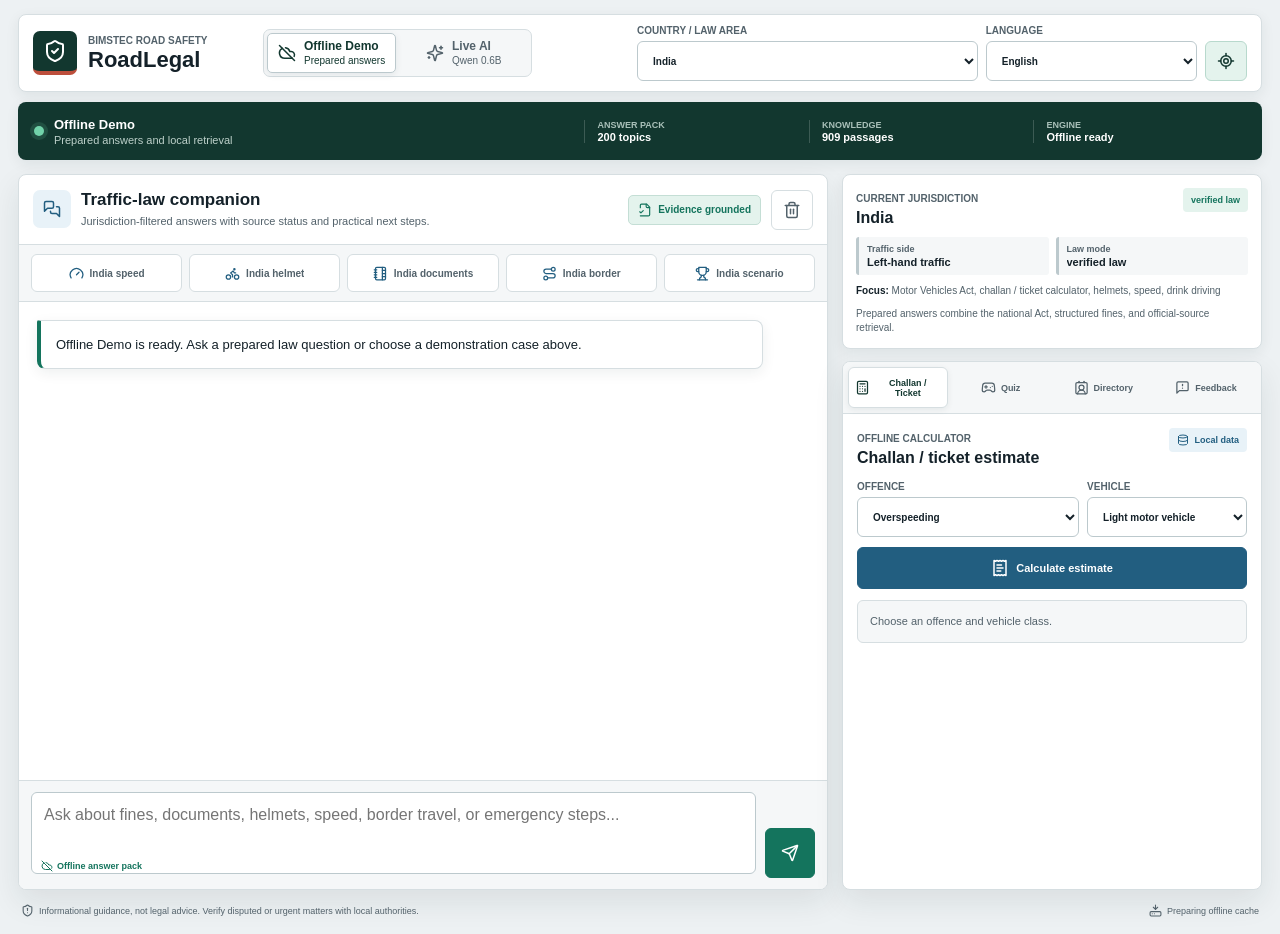
<file: index.html>
<!doctype html>
<html lang="en">
  <head>
    <meta charset="utf-8" />
    <meta name="viewport" content="width=device-width, initial-scale=1" />
    <meta name="theme-color" content="#12372f" />
    <meta name="description" content="Offline-first BIMSTEC traffic-law guidance, challan/ticket estimates, and road-safety learning." />
    <title>RoadLegal | BIMSTEC Road Safety</title>
    <link rel="stylesheet" href="styles.css" />
  </head>
  <body>
    <div class="app-shell">
      <header class="app-header" aria-label="RoadLegal controls">
        <a class="brand" href="./" aria-label="RoadLegal home">
          <span class="brand-mark" aria-hidden="true"><i data-lucide="shield-check"></i></span>
          <span class="brand-copy">
            <span class="eyebrow">BIMSTEC ROAD SAFETY</span>
            <strong>RoadLegal</strong>
          </span>
        </a>

        <div class="runtime-switch" role="group" aria-label="Answer mode">
          <button type="button" data-runtime="offline" aria-pressed="true">
            <i data-lucide="cloud-off" aria-hidden="true"></i>
            <span><strong>Offline Demo</strong><small>Prepared answers</small></span>
          </button>
          <button type="button" data-runtime="live" aria-pressed="false">
            <i data-lucide="sparkles" aria-hidden="true"></i>
            <span><strong>Live AI</strong><small>Qwen 0.6B</small></span>
          </button>
        </div>

        <div class="header-controls">
          <label class="select-control">
            <span>Country / law area</span>
            <select id="jurisdictionSelect"></select>
          </label>
          <label class="select-control language-control">
            <span>Language</span>
            <select id="languageSelect">
              <option>English</option>
              <option>Hindi</option>
              <option>Bangla</option>
              <option>Nepali</option>
              <option>Sinhala</option>
              <option>Thai</option>
              <option>Burmese</option>
              <option>Dzongkha</option>
            </select>
          </label>
          <button class="icon-button" id="geoButton" type="button" title="Use device location" aria-label="Use device location">
            <i data-lucide="locate-fixed" aria-hidden="true"></i>
          </button>
        </div>
      </header>

      <section class="system-bar" aria-label="System status">
        <div class="runtime-status">
          <span id="connectionDot" class="connection-dot offline" aria-hidden="true"></span>
          <span>
            <strong id="modeText">Offline Demo</strong>
            <small id="modeDescription">Prepared answers and local retrieval</small>
          </span>
        </div>
        <div class="system-metrics">
          <span><small>Answer pack</small><strong id="answerCountText">Loading</strong></span>
          <span><small>Knowledge</small><strong id="indexText">0 passages</strong></span>
          <span><small>Engine</small><strong id="modelText">Local only</strong></span>
        </div>
      </section>

      <main class="workspace">
        <section class="chat-panel" aria-label="RoadLegal chat">
          <div class="panel-header chat-header">
            <div class="panel-title">
              <span class="title-icon" aria-hidden="true"><i data-lucide="messages-square"></i></span>
              <span>
                <h1>Traffic-law companion</h1>
                <p>Jurisdiction-filtered answers with source status and practical next steps.</p>
              </span>
            </div>
            <div class="header-actions">
              <span class="trust-label"><i data-lucide="file-check-2" aria-hidden="true"></i> Evidence grounded</span>
              <button class="icon-button quiet" id="clearChatButton" type="button" title="Clear conversation" aria-label="Clear conversation">
                <i data-lucide="trash-2" aria-hidden="true"></i>
              </button>
            </div>
          </div>

          <div class="quick-grid" aria-label="Prepared demonstration questions">
            <button type="button" data-prompt="What should I know about overspeeding in India?" data-demo-topic="speed">
              <i data-lucide="gauge" aria-hidden="true"></i><span>India speed</span>
            </button>
            <button type="button" data-prompt="What are the helmet rules in India?" data-demo-topic="helmet">
              <i data-lucide="bike" aria-hidden="true"></i><span>India helmet</span>
            </button>
            <button type="button" data-prompt="What driving documents should I carry in India?" data-demo-topic="documents">
              <i data-lucide="notebook-tabs" aria-hidden="true"></i><span>India documents</span>
            </button>
            <button type="button" data-prompt="Give me a cross-border checklist for India." data-demo-topic="border">
              <i data-lucide="route" aria-hidden="true"></i><span>Border checklist</span>
            </button>
            <button type="button" data-prompt="Give me an India road safety scenario." data-demo-topic="scenario">
              <i data-lucide="trophy" aria-hidden="true"></i><span>India scenario</span>
            </button>
          </div>

          <div id="messages" class="messages" aria-live="polite"></div>

          <form id="chatForm" class="composer">
            <div class="composer-field">
              <textarea id="messageInput" rows="2" maxlength="1800" aria-label="Road-law question" placeholder="Ask about fines, documents, helmets, speed, border travel, or emergency steps..."></textarea>
              <span id="composerModeLabel"><i data-lucide="cloud-off" aria-hidden="true"></i> Offline answer pack</span>
            </div>
            <button class="send-button" type="submit" aria-label="Send question" title="Send question">
              <i data-lucide="send" aria-hidden="true"></i>
            </button>
          </form>
        </section>

        <aside class="side-panel" aria-label="RoadLegal tools">
          <section class="country-panel" aria-label="Selected jurisdiction">
            <div class="country-heading">
              <div>
                <span class="eyebrow">CURRENT JURISDICTION</span>
                <h2 id="countryTitle">Country Mode</h2>
              </div>
              <span id="coveragePill" class="status-pill">starter</span>
            </div>
            <div id="countryBox" class="country-box"></div>
          </section>

          <section class="tool-shell">
            <div class="tool-tabs" role="tablist" aria-label="RoadLegal tools">
              <button type="button" role="tab" data-tool-tab="calculator" aria-selected="true" aria-controls="calculatorPanel">
                <i data-lucide="calculator" aria-hidden="true"></i><span>Challan / Ticket</span>
              </button>
              <button type="button" role="tab" data-tool-tab="quiz" aria-selected="false" aria-controls="quizPanel">
                <i data-lucide="gamepad-2" aria-hidden="true"></i><span>Quiz</span>
              </button>
              <button type="button" role="tab" data-tool-tab="directory" aria-selected="false" aria-controls="directoryPanel">
                <i data-lucide="contact-round" aria-hidden="true"></i><span>Directory</span>
              </button>
              <button type="button" role="tab" data-tool-tab="feedback" aria-selected="false" aria-controls="feedbackPanel">
                <i data-lucide="message-square-warning" aria-hidden="true"></i><span>Feedback</span>
              </button>
            </div>

            <div id="calculatorPanel" class="tool-panel active" data-tool-panel="calculator" role="tabpanel">
              <div class="tool-panel-heading">
                <div><span class="eyebrow">OFFLINE CALCULATOR</span><h2>Challan / ticket estimate</h2></div>
                <span class="status-pill neutral"><i data-lucide="database" aria-hidden="true"></i> Local data</span>
              </div>
              <div class="form-grid">
                <label><span>Offence</span><select id="offenceSelect"></select></label>
                <label><span>Vehicle</span>
                  <select id="vehicleSelect">
                    <option value="light_motor_vehicle">Light motor vehicle</option>
                    <option value="two_wheeler">Two wheeler</option>
                    <option value="heavy_vehicle">Heavy vehicle</option>
                    <option value="any">Any / general</option>
                  </select>
                </label>
              </div>
              <button id="calculateButton" class="primary-button" type="button"><i data-lucide="receipt-text" aria-hidden="true"></i> Calculate estimate</button>
              <div id="fineResult" class="result-box" aria-live="polite">Choose an offence and vehicle class.</div>
            </div>

            <div id="quizPanel" class="tool-panel" data-tool-panel="quiz" role="tabpanel" hidden>
              <div class="tool-panel-heading">
                <div><span class="eyebrow">SAFETY CHALLENGE</span><h2>Country quiz</h2></div>
                <div class="quiz-heading-actions">
                  <span id="scorePill" class="status-pill score">0 pts</span>
                  <button id="restartQuizButton" class="icon-button quiet quiz-restart" type="button" title="Restart this country quiz and reset score and level" aria-label="Restart quiz and reset progress">
                    <i data-lucide="rotate-ccw" aria-hidden="true"></i>
                  </button>
                </div>
              </div>
              <div class="learning-progress" aria-label="Quiz learning progress">
                <div class="learning-progress-copy">
                  <span id="levelBadge" class="learning-badge"><i data-lucide="badge" aria-hidden="true"></i> Starter</span>
                  <span id="levelProgressText">0 / 50 to Learning Level 1</span>
                </div>
                <div class="learning-progress-track" aria-hidden="true"><span id="levelProgressFill"></span></div>
              </div>
              <div id="quizBox" class="quiz-box">Loading quiz...</div>
            </div>

            <div id="directoryPanel" class="tool-panel" data-tool-panel="directory" role="tabpanel" hidden>
              <div class="tool-panel-heading">
                <div><span class="eyebrow">OFFICIAL CONTACTS</span><h2>Help directory</h2></div>
                <span class="status-pill neutral"><i data-lucide="map-pin" aria-hidden="true"></i> Local</span>
              </div>
              <div id="directoryBox" class="directory-box"></div>
            </div>

            <div id="feedbackPanel" class="tool-panel" data-tool-panel="feedback" role="tabpanel" hidden>
              <div class="tool-panel-heading">
                <div><span class="eyebrow">LEGAL REVIEW</span><h2>Report an issue</h2></div>
                <span class="status-pill neutral"><i data-lucide="hard-drive" aria-hidden="true"></i> Saved locally</span>
              </div>
              <form id="feedbackForm" class="feedback-form">
                <label><span>What looks unclear or outdated?</span><textarea id="feedbackInput" rows="5" maxlength="1200" placeholder="Describe the law, amount, source, or location that needs review..."></textarea></label>
                <button class="secondary-button" type="submit"><i data-lucide="save" aria-hidden="true"></i> Save feedback</button>
              </form>
            </div>
          </section>
        </aside>
      </main>

      <footer class="app-footer">
        <span><i data-lucide="shield-alert" aria-hidden="true"></i> Informational guidance, not legal advice. Verify disputed or urgent matters with local authorities.</span>
        <span id="offlineCacheText"><i data-lucide="hard-drive-download" aria-hidden="true"></i> Preparing offline cache</span>
      </footer>
    </div>

    <script src="vendor/lucide.min.js"></script>
    <script src="config.js"></script>
    <script src="app.js"></script>
  </body>
</html>
</file>
<file: styles.css>
:root {
  color-scheme: light;
  --canvas: #edf1f3;
  --surface: #ffffff;
  --surface-muted: #f5f7f8;
  --surface-strong: #e8edee;
  --ink: #142129;
  --ink-soft: #53626b;
  --line: #d6dee1;
  --line-strong: #bcc9cd;
  --forest: #12372f;
  --green: #14745d;
  --green-soft: #e4f3ed;
  --blue: #225e80;
  --blue-soft: #e8f2f8;
  --coral: #bd4f3c;
  --coral-soft: #faece8;
  --amber: #9a650b;
  --amber-soft: #fff3d9;
  --shadow: 0 12px 30px rgba(18, 40, 48, 0.09);
  --shadow-soft: 0 4px 14px rgba(18, 40, 48, 0.07);
}

* {
  box-sizing: border-box;
  letter-spacing: 0;
}

html {
  min-width: 320px;
  background: var(--canvas);
}

body {
  margin: 0;
  min-height: 100vh;
  background: var(--canvas);
  color: var(--ink);
  font-family: Inter, "Segoe UI", Roboto, Arial, sans-serif;
  -webkit-font-smoothing: antialiased;
}

button,
select,
textarea {
  font: inherit;
}

button,
select {
  min-height: 40px;
}

button {
  cursor: pointer;
}

button:focus-visible,
select:focus-visible,
textarea:focus-visible,
a:focus-visible {
  outline: 3px solid rgba(34, 94, 128, 0.24);
  outline-offset: 2px;
}

button:disabled {
  cursor: wait;
  opacity: 0.62;
}

svg {
  width: 18px;
  height: 18px;
  flex: 0 0 auto;
  stroke-width: 2;
}

h1,
h2,
p {
  margin: 0;
}

.app-shell {
  width: min(1540px, 100%);
  min-height: 100vh;
  margin: 0 auto;
  padding: 14px 18px 10px;
}

.app-header {
  min-height: 72px;
  display: grid;
  grid-template-columns: minmax(210px, auto) auto minmax(480px, 1fr);
  align-items: center;
  gap: 20px;
  padding: 10px 14px;
  background: var(--surface);
  border: 1px solid var(--line);
  border-radius: 8px;
  box-shadow: var(--shadow-soft);
}

.brand {
  min-width: 0;
  display: flex;
  align-items: center;
  gap: 11px;
  color: var(--ink);
  text-decoration: none;
}

.brand-mark {
  width: 44px;
  height: 44px;
  display: grid;
  place-items: center;
  border-radius: 7px;
  color: #ffffff;
  background: var(--forest);
  border-bottom: 4px solid var(--coral);
}

.brand-mark svg {
  width: 24px;
  height: 24px;
}

.brand-copy {
  min-width: 0;
  display: grid;
  gap: 2px;
}

.brand-copy strong {
  font-size: 22px;
  line-height: 1;
}

.eyebrow {
  color: var(--ink-soft);
  font-size: 10px;
  line-height: 1.2;
  font-weight: 800;
}

.runtime-switch {
  height: 48px;
  display: grid;
  grid-template-columns: repeat(2, minmax(118px, 1fr));
  padding: 3px;
  gap: 3px;
  border: 1px solid var(--line);
  border-radius: 7px;
  background: var(--surface-muted);
}

.runtime-switch button {
  min-width: 0;
  min-height: 40px;
  display: flex;
  align-items: center;
  justify-content: center;
  gap: 8px;
  padding: 4px 10px;
  border: 1px solid transparent;
  border-radius: 5px;
  color: var(--ink-soft);
  background: transparent;
}

.runtime-switch button > span {
  min-width: 0;
  display: grid;
  text-align: left;
}

.runtime-switch button strong {
  color: inherit;
  font-size: 12px;
  line-height: 1.2;
  white-space: nowrap;
}

.runtime-switch button small {
  margin-top: 1px;
  font-size: 10px;
  line-height: 1.2;
  white-space: nowrap;
}

.runtime-switch button[aria-pressed="true"] {
  color: var(--forest);
  background: var(--surface);
  border-color: var(--line-strong);
  box-shadow: 0 2px 7px rgba(18, 40, 48, 0.08);
}

.runtime-switch button[data-runtime="live"][aria-pressed="true"] {
  color: var(--blue);
}

.header-controls {
  min-width: 0;
  display: grid;
  grid-template-columns: minmax(190px, 1fr) minmax(120px, 0.62fr) 42px;
  align-items: end;
  justify-self: end;
  gap: 8px;
  width: min(100%, 610px);
}

label,
.select-control {
  min-width: 0;
  display: grid;
  gap: 5px;
  color: var(--ink-soft);
  font-size: 10px;
  font-weight: 800;
  text-transform: uppercase;
}

select,
textarea {
  width: 100%;
  color: var(--ink);
  background: var(--surface);
  border: 1px solid var(--line-strong);
  border-radius: 6px;
}

select {
  padding: 0 34px 0 11px;
}

textarea {
  min-height: 56px;
  padding: 11px 12px;
  line-height: 1.45;
  resize: vertical;
}

.icon-button,
.send-button,
.primary-button,
.secondary-button,
.quick-grid button,
.tool-tabs button,
.quiz-options button {
  border-radius: 6px;
  transition: background 130ms ease, border-color 130ms ease, color 130ms ease, transform 130ms ease;
}

.icon-button {
  width: 42px;
  display: inline-grid;
  place-items: center;
  padding: 0;
  color: var(--forest);
  background: var(--green-soft);
  border: 1px solid #b8d9cd;
}

.icon-button.quiet {
  color: var(--ink-soft);
  background: var(--surface);
  border-color: var(--line);
}

.system-bar {
  min-height: 58px;
  display: grid;
  grid-template-columns: minmax(250px, 0.8fr) minmax(420px, 1fr);
  align-items: center;
  gap: 18px;
  margin-top: 10px;
  padding: 8px 12px 8px 16px;
  background: var(--forest);
  color: #ffffff;
  border-radius: 8px;
  box-shadow: var(--shadow-soft);
}

.runtime-status {
  min-width: 0;
  display: flex;
  align-items: center;
  gap: 10px;
}

.runtime-status > span:last-child {
  min-width: 0;
  display: grid;
  gap: 2px;
}

.runtime-status strong {
  font-size: 13px;
}

.runtime-status small {
  overflow: hidden;
  color: #bdd0ca;
  font-size: 11px;
  text-overflow: ellipsis;
  white-space: nowrap;
}

.connection-dot {
  width: 10px;
  height: 10px;
  flex: 0 0 auto;
  border-radius: 50%;
  background: #71d3aa;
  box-shadow: 0 0 0 4px rgba(113, 211, 170, 0.15);
}

.connection-dot.live {
  background: #74c8f0;
  box-shadow: 0 0 0 4px rgba(116, 200, 240, 0.16);
}

.connection-dot.fallback {
  background: #f1bd61;
  box-shadow: 0 0 0 4px rgba(241, 189, 97, 0.16);
}

.system-metrics {
  min-width: 0;
  display: grid;
  grid-template-columns: repeat(3, minmax(0, 1fr));
  gap: 8px;
}

.system-metrics > span {
  min-width: 0;
  display: grid;
  gap: 1px;
  padding-left: 12px;
  border-left: 1px solid rgba(255, 255, 255, 0.18);
}

.system-metrics small {
  color: #a9c0b9;
  font-size: 9px;
  font-weight: 700;
  text-transform: uppercase;
}

.system-metrics strong {
  overflow: hidden;
  font-size: 11px;
  text-overflow: ellipsis;
  white-space: nowrap;
}

.workspace {
  display: grid;
  grid-template-columns: minmax(0, 1fr) 420px;
  align-items: stretch;
  gap: 14px;
  margin-top: 14px;
}

.chat-panel,
.country-panel,
.tool-shell {
  background: var(--surface);
  border: 1px solid var(--line);
  border-radius: 8px;
  box-shadow: var(--shadow);
}

.chat-panel {
  min-width: 0;
  height: calc(100vh - 184px);
  min-height: 640px;
  display: grid;
  grid-template-rows: auto auto minmax(280px, 1fr) auto;
  overflow: hidden;
}

.panel-header {
  min-height: 70px;
  display: flex;
  align-items: center;
  justify-content: space-between;
  gap: 14px;
  padding: 12px 14px;
  border-bottom: 1px solid var(--line);
}

.panel-title,
.header-actions,
.tool-panel-heading,
.country-heading {
  min-width: 0;
  display: flex;
  align-items: center;
  gap: 10px;
}

.title-icon {
  width: 38px;
  height: 38px;
  display: grid;
  place-items: center;
  flex: 0 0 auto;
  color: var(--blue);
  background: var(--blue-soft);
  border-radius: 7px;
}

.panel-title h1 {
  font-size: 17px;
  line-height: 1.2;
}

.panel-title p {
  margin-top: 3px;
  color: var(--ink-soft);
  font-size: 11px;
  line-height: 1.35;
}

.trust-label {
  min-height: 30px;
  display: inline-flex;
  align-items: center;
  gap: 6px;
  padding: 0 9px;
  color: var(--green);
  background: var(--green-soft);
  border: 1px solid #c4ded5;
  border-radius: 5px;
  font-size: 10px;
  font-weight: 800;
  white-space: nowrap;
}

.trust-label svg {
  width: 14px;
  height: 14px;
}

.quick-grid {
  display: grid;
  grid-template-columns: repeat(5, minmax(0, 1fr));
  gap: 7px;
  padding: 9px 12px;
  background: var(--surface-muted);
  border-bottom: 1px solid var(--line);
}

.quick-grid button {
  min-width: 0;
  min-height: 38px;
  display: flex;
  align-items: center;
  justify-content: center;
  gap: 6px;
  padding: 5px 8px;
  color: var(--ink-soft);
  background: var(--surface);
  border: 1px solid var(--line);
  font-size: 10px;
  font-weight: 800;
}

.quick-grid button span {
  min-width: 0;
  overflow: hidden;
  text-overflow: ellipsis;
  white-space: nowrap;
}

.quick-grid button svg {
  width: 15px;
  height: 15px;
  color: var(--blue);
}

.messages {
  min-width: 0;
  overflow: auto;
  display: flex;
  flex-direction: column;
  gap: 14px;
  padding: 18px 18px 24px;
  scroll-behavior: smooth;
}

.message {
  width: min(820px, 94%);
  display: grid;
  gap: 8px;
  line-height: 1.48;
}

.message.user {
  width: fit-content;
  max-width: min(720px, 88%);
  align-self: end;
  padding: 10px 13px;
  color: #11314a;
  background: var(--blue-soft);
  border: 1px solid #c5dce8;
  border-radius: 8px 8px 2px 8px;
  font-size: 13px;
  white-space: pre-wrap;
}

.message.bot {
  align-self: start;
  padding: 14px 15px;
  background: var(--surface);
  border: 1px solid var(--line);
  border-left: 4px solid var(--green);
  border-radius: 2px 8px 8px 8px;
  box-shadow: var(--shadow-soft);
  font-size: 13px;
}

.answer-title {
  color: var(--ink);
  font-size: 15px;
  line-height: 1.25;
}

.answer-section {
  display: grid;
  gap: 5px;
  padding-top: 8px;
  border-top: 1px solid var(--line);
}

.answer-section:first-of-type {
  padding-top: 0;
  border-top: 0;
}

.answer-section strong {
  color: var(--ink-soft);
  font-size: 10px;
  text-transform: uppercase;
}

.answer-section p,
.answer-section ul {
  margin: 0;
}

.answer-section ul {
  display: grid;
  gap: 4px;
  padding-left: 18px;
}

.answer-meta {
  display: flex;
  flex-wrap: wrap;
  gap: 6px;
}

.answer-chip {
  min-height: 24px;
  display: inline-flex;
  align-items: center;
  gap: 4px;
  padding: 0 8px;
  color: var(--green);
  background: var(--green-soft);
  border-radius: 4px;
  font-size: 10px;
  font-weight: 800;
}

.answer-chip.review {
  color: var(--amber);
  background: var(--amber-soft);
}

.citations {
  display: grid;
  gap: 5px;
  padding-top: 8px;
  border-top: 1px solid var(--line);
}

.citation {
  min-width: 0;
  display: flex;
  align-items: center;
  gap: 7px;
  color: var(--ink-soft);
  font-size: 10px;
}

.citation span {
  flex: 0 0 auto;
  padding: 2px 5px;
  color: var(--green);
  background: var(--green-soft);
  border-radius: 3px;
  font-size: 8px;
  font-weight: 800;
  text-transform: uppercase;
}

.citation span.review {
  color: var(--amber);
  background: var(--amber-soft);
}

.citation a {
  min-width: 0;
  overflow: hidden;
  color: var(--blue);
  font-weight: 700;
  text-decoration: none;
  text-overflow: ellipsis;
  white-space: nowrap;
}

.composer {
  min-height: 88px;
  display: grid;
  grid-template-columns: minmax(0, 1fr) 50px;
  align-items: end;
  gap: 9px;
  padding: 11px 12px;
  background: var(--surface-muted);
  border-top: 1px solid var(--line);
}

.composer-field {
  min-width: 0;
  position: relative;
}

.composer textarea {
  min-height: 64px;
  max-height: 150px;
  padding: 10px 12px 24px;
  resize: none;
}

.composer-field > span {
  position: absolute;
  left: 10px;
  bottom: 6px;
  display: inline-flex;
  align-items: center;
  gap: 4px;
  color: var(--green);
  font-size: 9px;
  font-weight: 800;
  pointer-events: none;
}

.composer-field svg {
  width: 12px;
  height: 12px;
}

.send-button {
  width: 50px;
  height: 50px;
  display: grid;
  place-items: center;
  padding: 0;
  color: #ffffff;
  background: var(--green);
  border: 1px solid var(--green);
}

.side-panel {
  min-width: 0;
  height: calc(100vh - 184px);
  min-height: 640px;
  display: grid;
  grid-template-rows: auto minmax(0, 1fr);
  gap: 12px;
}

.country-panel {
  padding: 13px;
  box-shadow: var(--shadow-soft);
}

.country-heading {
  justify-content: space-between;
  align-items: start;
}

.country-heading h2,
.tool-panel-heading h2 {
  margin-top: 2px;
  font-size: 16px;
  line-height: 1.2;
}

.status-pill {
  min-height: 24px;
  display: inline-flex;
  align-items: center;
  gap: 5px;
  padding: 0 8px;
  color: var(--green);
  background: var(--green-soft);
  border-radius: 4px;
  font-size: 9px;
  font-weight: 800;
  white-space: nowrap;
}

.status-pill.neutral {
  color: var(--blue);
  background: var(--blue-soft);
}

.status-pill.score {
  color: var(--coral);
  background: var(--coral-soft);
}

.quiz-heading-actions {
  display: flex;
  align-items: center;
  gap: 6px;
}

.quiz-restart {
  width: 30px;
  min-height: 24px;
  border-radius: 4px;
}

.quiz-restart svg {
  width: 13px;
  height: 13px;
}

.status-pill svg {
  width: 12px;
  height: 12px;
}

.country-box {
  display: grid;
  gap: 9px;
  margin-top: 10px;
}

.country-grid {
  display: grid;
  grid-template-columns: repeat(2, minmax(0, 1fr));
  gap: 7px;
}

.country-grid span {
  min-width: 0;
  display: grid;
  gap: 2px;
  padding: 7px 8px;
  color: var(--ink-soft);
  background: var(--surface-muted);
  border-left: 3px solid var(--line-strong);
  border-radius: 3px;
  font-size: 9px;
  font-weight: 700;
}

.country-grid strong {
  overflow: hidden;
  color: var(--ink);
  font-size: 11px;
  text-overflow: ellipsis;
  white-space: nowrap;
}

.country-box p {
  color: var(--ink-soft);
  font-size: 10px;
  line-height: 1.4;
}

.country-box p strong {
  color: var(--ink);
}

.tool-shell {
  min-height: 0;
  display: grid;
  grid-template-rows: 52px minmax(0, 1fr);
  overflow: hidden;
}

.tool-tabs {
  display: grid;
  grid-template-columns: repeat(4, minmax(0, 1fr));
  padding: 5px;
  gap: 3px;
  background: var(--surface-muted);
  border-bottom: 1px solid var(--line);
}

.tool-tabs button {
  min-width: 0;
  min-height: 40px;
  display: flex;
  align-items: center;
  justify-content: center;
  gap: 5px;
  padding: 4px 6px;
  color: var(--ink-soft);
  background: transparent;
  border: 1px solid transparent;
  font-size: 9px;
  font-weight: 800;
}

.tool-tabs button svg {
  width: 15px;
  height: 15px;
}

.tool-tabs button[aria-selected="true"] {
  color: var(--forest);
  background: var(--surface);
  border-color: var(--line);
  box-shadow: 0 2px 6px rgba(18, 40, 48, 0.07);
}

.tool-panel {
  min-height: 0;
  overflow: auto;
  padding: 14px;
}

.tool-panel[hidden] {
  display: none;
}

.tool-panel-heading {
  justify-content: space-between;
  align-items: start;
  margin-bottom: 14px;
}

.form-grid {
  display: grid;
  grid-template-columns: minmax(0, 1fr) minmax(0, 0.72fr);
  gap: 8px;
}

.primary-button,
.secondary-button {
  width: 100%;
  min-height: 42px;
  display: inline-flex;
  align-items: center;
  justify-content: center;
  gap: 7px;
  margin-top: 10px;
  padding: 0 12px;
  font-size: 11px;
  font-weight: 800;
}

.primary-button {
  color: #ffffff;
  background: var(--blue);
  border: 1px solid var(--blue);
}

.secondary-button {
  color: var(--forest);
  background: var(--surface);
  border: 1px solid var(--line-strong);
}

.result-box,
.quiz-box {
  margin-top: 11px;
  padding: 12px;
  color: var(--ink-soft);
  background: var(--surface-muted);
  border: 1px solid var(--line);
  border-radius: 6px;
  font-size: 11px;
  line-height: 1.5;
}

.result-box strong {
  display: block;
  margin-bottom: 5px;
  color: var(--ink);
  font-size: 17px;
}

.result-box p + p {
  margin-top: 5px;
}

.result-box.verified {
  border-left: 4px solid var(--green);
}

.result-box.review {
  border-left: 4px solid var(--amber);
}

.quiz-box {
  margin-top: 0;
}

.learning-progress {
  display: grid;
  gap: 7px;
  margin-bottom: 12px;
  padding: 9px 10px;
  background: var(--surface-muted);
  border: 1px solid var(--line);
  border-radius: 6px;
}

.learning-progress-copy {
  min-width: 0;
  display: flex;
  align-items: center;
  justify-content: space-between;
  gap: 8px;
  color: var(--ink-soft);
  font-size: 9px;
  font-weight: 700;
}

.learning-badge {
  min-width: 0;
  display: inline-flex;
  align-items: center;
  gap: 5px;
  color: var(--forest);
  font-weight: 900;
}

.learning-badge svg {
  width: 14px;
  height: 14px;
  flex: 0 0 auto;
}

.learning-progress-track {
  height: 6px;
  overflow: hidden;
  background: #dfe8e4;
  border-radius: 3px;
}

#levelProgressFill {
  display: block;
  width: 0;
  height: 100%;
  background: var(--green);
  border-radius: inherit;
  transition: width 180ms ease;
}

.quiz-round {
  display: block;
  margin-bottom: 5px;
  color: var(--blue);
  font-size: 9px;
  font-weight: 900;
  text-transform: uppercase;
}

.quiz-box > strong {
  display: block;
  color: var(--ink);
  font-size: 13px;
  line-height: 1.4;
}

.quiz-options {
  display: grid;
  gap: 7px;
  margin-top: 11px;
}

.quiz-options button {
  min-height: 42px;
  padding: 8px 10px;
  color: var(--ink);
  background: var(--surface);
  border: 1px solid var(--line-strong);
  font-size: 11px;
  font-weight: 600;
  line-height: 1.35;
  text-align: left;
}

.quiz-options button.correct {
  color: #0d5f43;
  background: var(--green-soft);
  border-color: #8dcbb3;
}

.quiz-options button.incorrect {
  color: #8e3528;
  background: var(--coral-soft);
  border-color: #daa397;
}

.quiz-feedback {
  display: grid;
  gap: 8px;
  margin-top: 10px;
}

.quiz-feedback:empty {
  display: none;
}

.quiz-feedback-message {
  display: grid;
  gap: 5px;
  padding: 9px 10px;
  color: var(--ink-soft);
  background: var(--surface);
  border-left: 4px solid var(--line-strong);
  border-radius: 4px;
  font-size: 10px;
}

.quiz-feedback-message strong,
.quiz-feedback-message strong svg {
  color: var(--ink);
}

.quiz-feedback-message strong {
  display: flex;
  align-items: center;
  gap: 6px;
}

.quiz-feedback-message strong svg {
  width: 14px;
  height: 14px;
}

.quiz-feedback-message.success {
  border-left-color: var(--green);
}

.quiz-feedback-message.review {
  border-left-color: var(--amber);
}

.quiz-feedback-message.neutral {
  border-left-color: var(--blue);
}

.level-unlocked {
  display: flex;
  align-items: center;
  gap: 7px;
  padding: 8px 9px;
  color: #7a4b08;
  background: #fff3d8;
  border: 1px solid #e7c36e;
  border-radius: 5px;
  font-size: 10px;
}

.level-unlocked svg {
  width: 15px;
  height: 15px;
}

.directory-box {
  display: grid;
  gap: 0;
  border-top: 1px solid var(--line);
}

.directory-item {
  min-width: 0;
  display: grid;
  grid-template-columns: minmax(120px, 0.8fr) minmax(0, 1fr);
  gap: 10px;
  align-items: center;
  padding: 11px 2px;
  border-bottom: 1px solid var(--line);
  font-size: 10px;
}

.directory-item a,
.directory-item strong {
  color: var(--blue);
  font-weight: 800;
  text-decoration: none;
}

.directory-item span {
  overflow: hidden;
  color: var(--ink-soft);
  text-overflow: ellipsis;
  white-space: nowrap;
}

.feedback-form {
  display: grid;
  gap: 4px;
}

.feedback-form textarea {
  min-height: 150px;
  resize: vertical;
  text-transform: none;
}

.app-footer {
  min-height: 34px;
  display: flex;
  align-items: center;
  justify-content: space-between;
  gap: 12px;
  padding: 7px 3px 0;
  color: var(--ink-soft);
  font-size: 9px;
}

.app-footer span {
  display: inline-flex;
  align-items: center;
  gap: 5px;
}

.app-footer svg {
  width: 13px;
  height: 13px;
}

.icon-button:hover,
.quick-grid button:hover,
.tool-tabs button:hover,
.quiz-options button:hover,
.secondary-button:hover {
  color: var(--forest);
  background: #eef5f2;
  border-color: #aac7bc;
}

.send-button:hover,
.primary-button:hover {
  background: #0d604d;
  border-color: #0d604d;
}

@media (max-width: 1180px) {
  .app-header {
    grid-template-columns: auto 1fr;
  }

  .runtime-switch {
    justify-self: end;
  }

  .header-controls {
    grid-column: 1 / -1;
    width: 100%;
    max-width: none;
  }

  .chat-panel,
  .side-panel {
    height: calc(100vh - 238px);
  }

  .system-bar {
    grid-template-columns: minmax(220px, 0.75fr) minmax(360px, 1fr);
  }
}

@media (max-width: 920px) {
  .workspace {
    grid-template-columns: 1fr;
  }

  .chat-panel,
  .side-panel {
    height: auto;
    min-height: 620px;
  }

  .chat-panel {
    height: 720px;
  }

  .side-panel {
    grid-template-rows: auto 560px;
  }
}

@media (max-width: 720px) {
  .app-shell {
    padding: 8px 8px 6px;
  }

  .app-header {
    grid-template-columns: 1fr;
    gap: 10px;
    padding: 11px;
  }

  .brand {
    justify-self: start;
  }

  .runtime-switch {
    width: 100%;
    justify-self: stretch;
  }

  .header-controls {
    grid-column: auto;
    grid-template-columns: minmax(0, 1fr) 44px;
  }

  .language-control {
    grid-column: 1 / -1;
    grid-row: 2;
  }

  #geoButton {
    grid-column: 2;
    grid-row: 1;
  }

  .system-bar {
    grid-template-columns: minmax(0, 1fr);
    gap: 10px;
    padding: 9px 10px;
  }

  .system-metrics {
    grid-column: 1 / -1;
    grid-row: 2;
  }

  .workspace {
    margin-top: 10px;
  }

  .chat-panel {
    height: 700px;
    min-height: 700px;
  }

  .panel-header {
    align-items: start;
  }

  .trust-label {
    display: none;
  }

  .quick-grid {
    grid-template-columns: repeat(2, minmax(0, 1fr));
  }

  .quick-grid button:last-child {
    grid-column: 1 / -1;
  }

  .message,
  .message.user {
    width: 100%;
    max-width: 100%;
  }

  .side-panel {
    min-height: 670px;
    grid-template-rows: auto 600px;
  }

  .tool-tabs button {
    display: grid;
    place-items: center;
    gap: 1px;
  }

  .form-grid {
    grid-template-columns: 1fr;
  }

  .directory-item {
    grid-template-columns: 1fr;
    gap: 3px;
  }

  .app-footer {
    align-items: start;
    flex-direction: column;
    padding: 10px 2px 4px;
  }
}

@media (prefers-reduced-motion: reduce) {
  *,
  *::before,
  *::after {
    scroll-behavior: auto !important;
    transition: none !important;
  }
}
</file>
